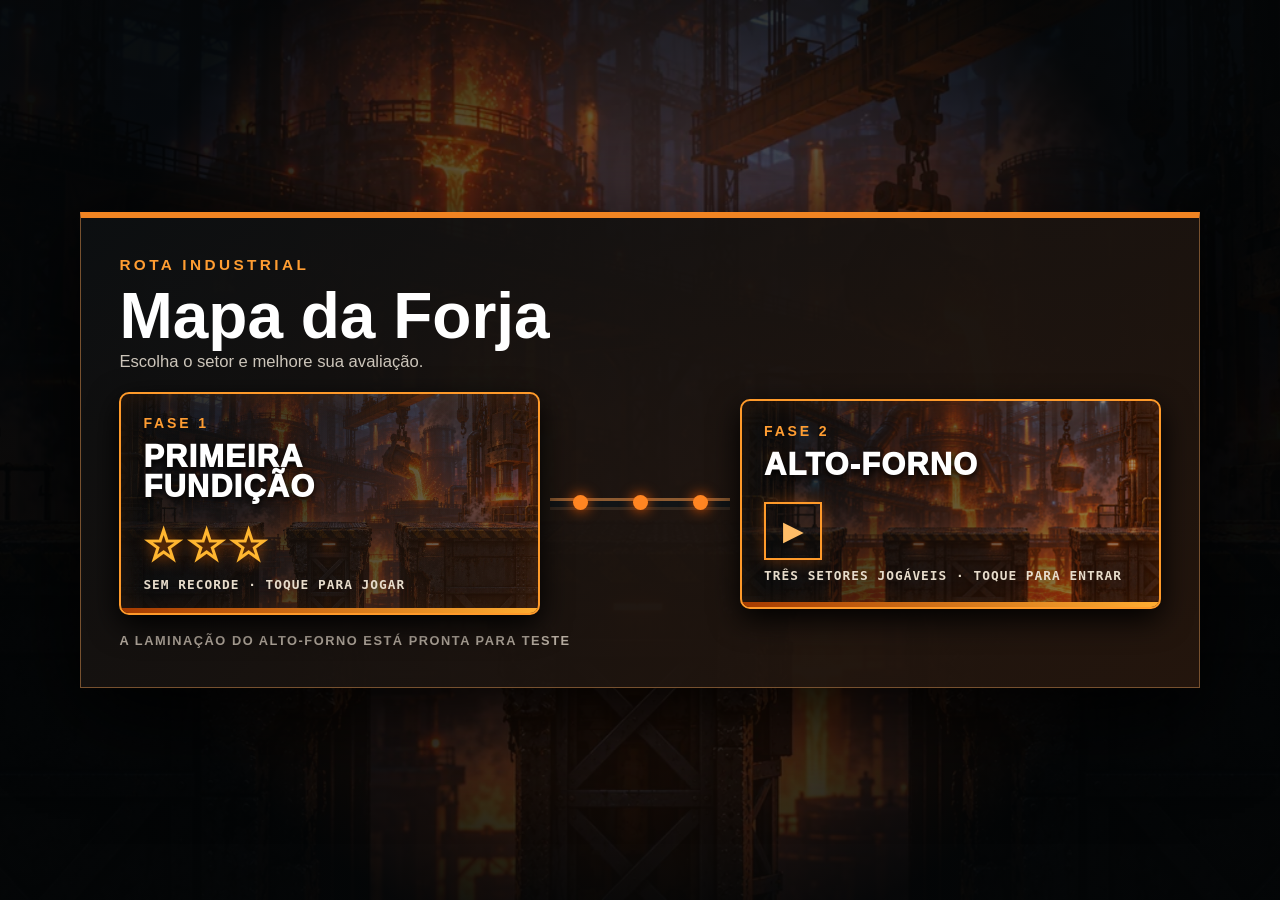
<file: app/src/main/assets/index.html>
<!doctype html>
<html lang="pt-BR">
<head>
  <meta charset="utf-8">
  <meta name="viewport" content="width=device-width,initial-scale=1,maximum-scale=1,user-scalable=no,viewport-fit=cover">
  <title>Forja de Aço</title>
  <link rel="stylesheet" href="style.css">
</head>
<body>
  <main id="game-shell">
    <canvas id="game" width="1672" height="941" aria-label="Forja de Aço"></canvas>

    <section id="loading">
      <div class="brand">FORJA DE AÇO</div>
      <div class="subtitle">PROTÓTIPO DE PLATAFORMA</div>
      <div class="bar"><span></span></div>
    </section>

    <section id="stage-map" class="hidden">
      <div class="map-panel">
        <div class="eyebrow">ROTA INDUSTRIAL</div>
        <h1>Mapa da Forja</h1>
        <p class="map-copy">Escolha o setor e melhore sua avaliação.</p>
        <div class="stage-route">
          <button id="phase-one" class="stage-card unlocked">
            <span class="stage-number">FASE 1</span>
            <strong>PRIMEIRA FUNDIÇÃO</strong>
            <span id="map-stars" class="map-stars">☆ ☆ ☆</span>
            <small id="map-record">SEM RECORDE</small>
          </button>
          <div class="route-line"><i></i><i></i><i></i></div>
          <button id="phase-two" class="stage-card locked" aria-label="Fase 2 bloqueada" disabled>
            <span class="stage-number">FASE 2</span>
            <strong>ALTO-FORNO</strong>
            <span class="lock-mark">◆</span>
            <small id="phase-two-status">CONCLUA A FASE 1</small>
          </button>
        </div>
        <div id="map-tip" class="map-tip">CONCLUA A PRIMEIRA FUNDIÇÃO PARA PREPARAR A PRÓXIMA ROTA</div>
      </div>
    </section>

    <section id="phase-two-preview" class="hidden">
      <div class="phase-preview-panel">
        <div class="preview-copy">
          <div class="eyebrow">ROTA AMPLIADA · FASE 2</div>
          <h1>Alto-forno</h1>
          <p>Três setores conectados, com passarelas elevadas, metal líquido, plataforma industrial 3D e confronto contra o Guardião Laminador.</p>
          <div class="preview-tags"><span>3 SETORES</span><span>PLATAFORMA 3D</span><span>NOVO GUARDIÃO</span></div>
          <div class="preview-note">ROTA COMPLETA JOGÁVEL</div>
          <div class="preview-actions">
            <button id="phase-two-start">JOGAR FASE</button>
            <button id="preview-back">VOLTAR AO MAPA</button>
          </div>
        </div>
      </div>
    </section>

    <section id="phase-two-complete" class="hidden">
      <div class="result-panel">
        <div class="eyebrow">FASE 2 · TESTE DE PRODUÇÃO</div>
        <h2>ROTA CONCLUÍDA</h2>
        <div id="phase-two-stats"></div>
        <p class="trial-note">Os três setores foram atravessados e o Guardião Laminador foi destruído.</p>
        <div class="result-actions">
          <button id="phase-two-replay">JOGAR NOVAMENTE</button>
          <button id="phase-two-map">VOLTAR AO MAPA</button>
        </div>
      </div>
    </section>

    <section id="intro" class="hidden">
      <div class="panel">
        <div class="eyebrow">FASE 1 · PRIMEIRA FUNDIÇÃO</div>
        <h1>Rota da Forja</h1>
        <p>Atravesse sete setores, colete engrenagens e derrote o Guardião da Forja para abrir o portão.</p>
        <div id="intro-record" class="intro-record">PRIMEIRA TENTATIVA</div>
        <button id="start">INICIAR FASE</button>
      </div>
    </section>

    <div id="hud" class="hidden">
      <div class="title">FORJA DE AÇO</div>
      <div id="status">SETOR 01 · PISO DE FUNDIÇÃO</div>
      <div id="scrap">SUCATA 0/5</div>
      <div id="score">PONTOS 0000</div>
      <div id="power" class="hidden"></div>
      <div id="fps">60 FPS</div>
      <button id="sound" aria-label="Ligar ou desligar som">♪</button>
      <button id="pause" aria-label="Pausar">Ⅱ</button>
    </div>

    <div id="boss-hud" class="hidden">
      <div class="boss-name">GUARDIÃO DA FORJA</div>
      <div class="boss-bar"><i id="boss-health"></i></div>
    </div>

    <div id="controls" class="hidden">
      <div class="move-pad">
        <button id="left" aria-label="Mover para esquerda">‹</button>
        <button id="right" aria-label="Mover para direita">›</button>
      </div>
      <div class="action-pad">
        <button id="attack" aria-label="Disparar rebite">⚡</button>
        <button id="jump" aria-label="Pular">⌃</button>
      </div>
    </div>

    <section id="message" class="hidden"><div></div></section>

    <section id="result" class="hidden">
      <div class="result-panel">
        <div class="eyebrow">GUARDIÃO DA FORJA DERROTADO</div>
        <h2>FASE 1 CONCLUÍDA</h2>
        <div id="result-stars" aria-label="Avaliação da fase">☆ ☆ ☆</div>
        <div id="result-stats"></div>
        <div id="result-objectives"></div>
        <div id="result-record"></div>
        <div class="result-actions">
          <button id="replay">JOGAR NOVAMENTE</button>
          <button id="back-map">VOLTAR AO MAPA</button>
        </div>
      </div>
    </section>
  </main>
  <script src="game.js"></script>
</body>
</html>
</file>
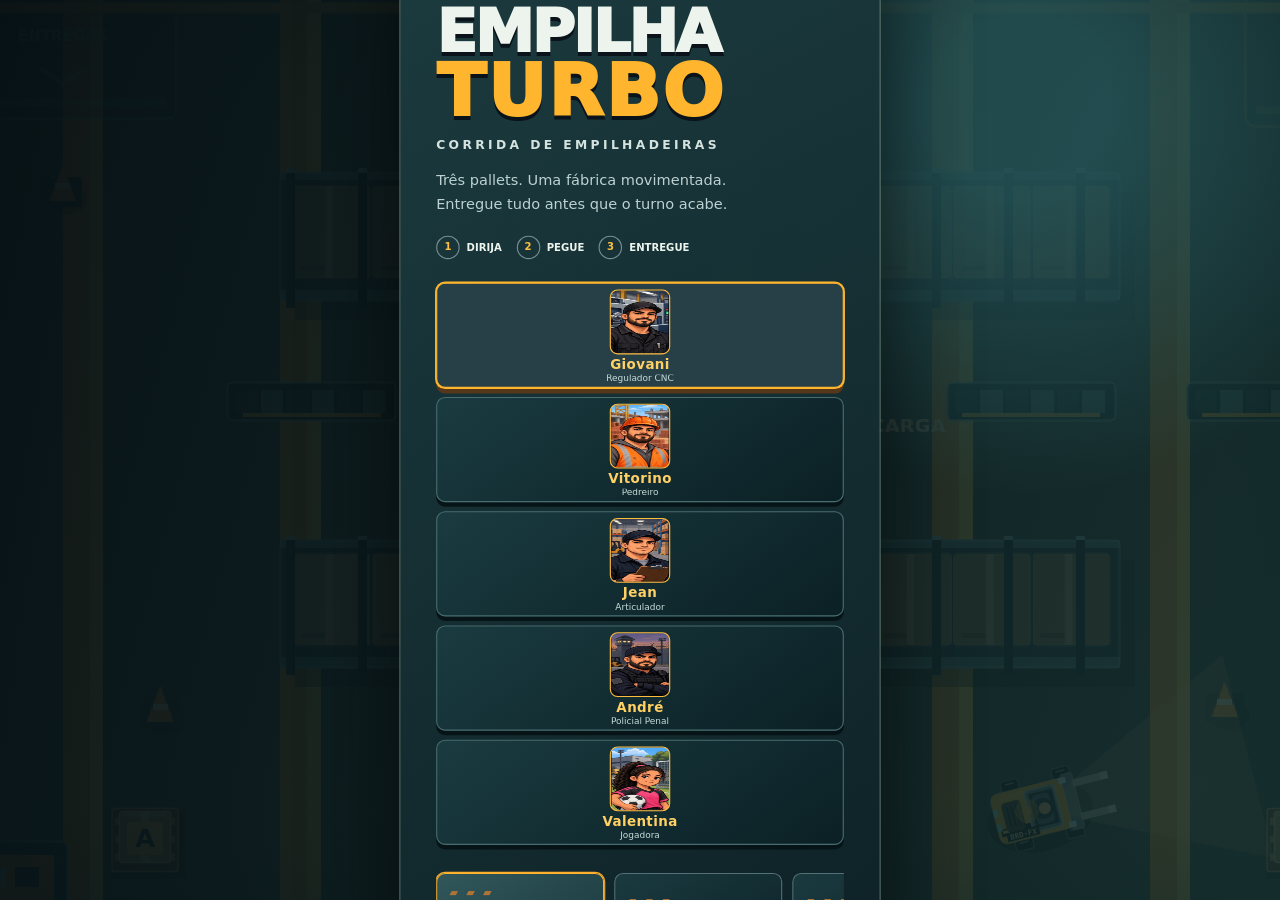
<file: empilha-turbo/app/src/main/assets/index.html>
<!doctype html>
<html lang="pt-BR">
<head><meta charset="utf-8"><meta name="viewport" content="width=device-width,initial-scale=1,maximum-scale=1,viewport-fit=cover">
<meta name="theme-color" content="#101b20"><title>Empilha Turbo — Corrida de Empilhadeiras</title>
<link rel="stylesheet" href="style.css"></head>
<body>
<canvas id="world" aria-label="Arena do ferro-velho vista de cima"></canvas>
<div id="vignette"></div>
<header id="hud" hidden>
 <div class="hud-item"><span>TEMPO</span><strong id="time">2:30</strong></div>
 <div class="hud-item"><span>ENTREGAS</span><strong id="deliveries">0 / 3</strong></div>
 <div class="hud-item cargo-hud"><span id="cargo-label">SEM CARGA</span><strong id="integrity">BUSQUE O PALLET</strong></div>
 <button id="pause" class="small-button" aria-label="Pausar partida">Ⅱ</button>
</header>
<aside id="pilot-hud" hidden><div id="driver-hud" class="portrait portrait-giovani"></div><b id="driver-hud-name">Giovani</b><div class="hud-upgrades"><span class="hud-engine">M <i id="hud-engine">0%</i></span><span class="hud-tires">P <i id="hud-tires">0%</i></span><span class="hud-forks">G <i id="hud-forks">0%</i></span></div></aside>
<div id="objective" hidden><i></i><span>Busque o pallet 1</span></div>
<div id="toast" role="status" aria-live="polite"></div>
<div id="controls" hidden>
 <div id="joystick" role="region" aria-label="Direcional por toque"><div class="stick-guide">＋</div><div id="knob"></div></div>
 <div class="right-controls">
  <button id="turbo" class="round-button turbo-button" aria-label="Segure para usar o turbo"><span>ϟ</span>TURBO<div class="energy-track"><i id="energy"></i></div></button>
  <button id="action" class="round-button action-button"><span>↥</span><b id="action-label">PEGAR</b></button>
 </div>
</div>
<section id="menu" class="overlay">
 <div class="menu-card">
  <div class="eyebrow">BEARDEDBR APRESENTA</div>
  <h1>EMPILHA<span>TURBO</span></h1>
  <p class="subtitle">CORRIDA DE EMPILHADEIRAS</p>
  <p class="intro">Três pallets. Uma fábrica movimentada.<br>Entregue tudo antes que o turno acabe.</p>
  <div class="instructions"><span><b>1</b> DIRIJA</span><span><b>2</b> PEGUE</span><span><b>3</b> ENTREGUE</span></div>
  <button id="start" class="primary">INICIAR TURNO <span>→</span></button>
  <div class="menu-row"><button id="workshop-button" class="secondary">OFICINA <span id="credits-menu">0 CR</span></button><button id="sound" class="secondary" aria-pressed="true">SOM LIGADO</button></div>
  <p id="best" class="best">Seu primeiro turno começa aqui.</p>
  <p class="hint">Toque: direcional + PEGAR + TURBO<br>Teclado: WASD / setas · E para pegar · Shift para turbo</p>
  <p class="credit">Desenvolvedor: Giovani Senem · Protótipo 0.1</p>
 </div>
</section>
<section id="paused" class="overlay" hidden><div class="dialog">
 <div class="eyebrow">MOTOR EM DESCANSO</div><h2>TURNO PAUSADO</h2>
 <p>A carga pode esperar um pouquinho.</p>
 <button id="resume" class="primary">CONTINUAR →</button>
 <button id="quit" class="secondary">VOLTAR AO INÍCIO</button>
</div></section>
<section id="result" class="overlay" hidden><div class="dialog">
 <div class="eyebrow" id="result-eyebrow">FIM DO TURNO</div><h2 id="result-title">TURNO CONCLUÍDO!</h2>
 <p id="result-joke"></p>
 <div class="result-grid"><div><span>PONTUAÇÃO</span><strong id="result-score">0</strong></div><div><span>CRÉDITOS</span><strong id="result-credits">0</strong></div><div class="stars-result"><span>ESTRELAS</span><strong id="result-stars">☆☆☆</strong></div></div>
 <p id="result-detail"></p><button id="again" class="primary">MAIS UM TURNO →</button>
 <button id="result-menu" class="secondary">INÍCIO E OFICINA</button>
</div></section>
<section id="workshop" class="overlay" hidden><div class="workshop-card">
 <div class="eyebrow">INVISTA NO SEU EQUIPAMENTO</div><h2>OFICINA DO TURBO</h2><p id="bank"></p>
 <div id="upgrade-list"></div><button id="close-workshop" class="primary">VOLTAR AO INÍCIO →</button>
 <p class="hint">Melhorias e recordes ficam salvos neste aparelho.</p>
</div></section>
<script src="drivers.js"></script><script src="phases.js"></script><script src="core.js"></script><script src="game.js"></script>
</body></html>
</file>
<file: app/src/main/assets/style.css>
:root { color-scheme: dark; }
* { box-sizing: border-box; -webkit-tap-highlight-color: transparent; user-select: none; }
html, body { width: 100%; height: 100%; margin: 0; overflow: hidden; background: #050607; font-family: Arial, Helvetica, sans-serif; }
body { touch-action: none; }
#game-shell { position: fixed; inset: 0; overflow: hidden; background: #050607; }
#game { position: absolute; width: 100%; height: 100%; object-fit: fill; }
.hidden { display: none !important; }
#loading, #stage-map, #phase-two-preview, #phase-two-complete, #intro, #message, #result { position: absolute; inset: 0; display: grid; place-items: center; z-index: 20; }
#loading { background: radial-gradient(circle at 50% 60%, #622100 0, #160d08 32%, #040506 72%); }
.brand { color: #ffb13b; font-size: clamp(28px, 7vw, 92px); font-weight: 950; letter-spacing: .08em; text-shadow: 0 0 24px #ff6a00; }
.subtitle { color: #f4e7d2; margin-top: 10px; font-size: clamp(10px, 1.6vw, 24px); letter-spacing: .35em; text-align: center; }
.bar { width: min(56vw, 620px); height: 8px; border: 1px solid #81512b; margin-top: 28px; background: #0c0d0e; overflow: hidden; }
.bar span { display: block; height: 100%; width: 0; background: linear-gradient(90deg,#b93100,#ffbe3c); animation: load 1.25s ease forwards; box-shadow: 0 0 16px #ff7b00; }
@keyframes load { to { width: 100%; } }
#intro { background: linear-gradient(90deg, rgba(0,0,0,.86), rgba(0,0,0,.18) 68%); place-items: center start; padding-left: 7vw; }
#stage-map { background:radial-gradient(circle at 50% 45%,rgba(113,47,9,.42),rgba(3,5,6,.96) 68%),url('art/forge_stage.webp') center/cover; }
.map-panel { width:min(1120px,90vw); padding:clamp(20px,3vw,42px); border:1px solid #77512f; border-top:6px solid #f08422; background:linear-gradient(145deg,rgba(12,15,17,.97),rgba(37,22,13,.95)); box-shadow:0 22px 90px #000; }
.map-panel h1 { margin:.18em 0 .08em; font-size:clamp(34px,5vw,70px); }
.map-copy { margin:0 0 20px; color:#ccc5ba; font-size:clamp(11px,1.3vw,18px); }
.stage-route { display:grid; grid-template-columns:1fr minmax(80px,180px) 1fr; align-items:center; gap:10px; }
.stage-card { min-height:210px; padding:22px; border:2px solid #565d60; border-radius:10px; color:#fff; text-align:left; position:relative; overflow:hidden; }
button.stage-card { font:inherit; }
.stage-card.unlocked { cursor:pointer; border-color:#ff9a2a; background:linear-gradient(90deg,rgba(9,11,12,.9),rgba(52,27,12,.64)),url('art/forge_stage.webp') center/cover; box-shadow:inset 0 0 28px rgba(255,112,14,.14),0 10px 30px #000; }
.stage-card.unlocked:active { transform:scale(.985); }
.stage-card.locked { filter:saturate(.3); background:linear-gradient(135deg,rgba(36,41,43,.9),rgba(11,13,14,.94)),url('art/blast_furnace_preview.webp') center/cover; opacity:.78; }
.stage-card.unlocked#phase-two { background:linear-gradient(90deg,rgba(9,11,12,.88),rgba(72,28,5,.5)),url('art/blast_furnace_preview.webp') center/cover; }
.stage-card::after { content:''; position:absolute; inset:auto 0 0; height:5px; background:linear-gradient(90deg,#a63b00,#ffad32); }
.stage-number { display:block; color:#ff9d32; font:900 clamp(10px,1.1vw,15px)/1 Arial,sans-serif; letter-spacing:.2em; margin-bottom:12px; }
.stage-card strong { display:block; max-width:85%; font:950 clamp(20px,2.4vw,34px)/1 Arial,sans-serif; letter-spacing:.04em; text-shadow:0 3px 7px #000; }
.map-stars { display:block; margin-top:22px; color:#ffb630; font:950 clamp(26px,3.4vw,46px)/1 Arial,sans-serif; letter-spacing:.08em; text-shadow:0 0 14px #b85000; }
.stage-card small { display:block; margin-top:10px; color:#e7dccb; font:900 clamp(9px,1vw,14px)/1 monospace; letter-spacing:.08em; }
.lock-mark { display:grid; place-items:center; width:58px; height:58px; margin-top:21px; border:2px solid #737a7c; transform:rotate(45deg); color:#aeb4b5; font-size:27px; }
.lock-mark::first-letter { transform:rotate(-45deg); }
.lock-mark.ready { transform:none; border-color:#ff9a2a; color:#ffbd67; box-shadow:0 0 15px rgba(255,112,12,.35); }
.route-line { display:flex; align-items:center; justify-content:space-around; height:12px; border-top:3px solid #8d5b31; border-bottom:3px solid #32271e; background:#111416; }
.route-line i { width:15px; height:15px; margin-top:-3px; border-radius:50%; background:#ff8522; box-shadow:0 0 14px #ff5e00; }
.map-tip { margin-top:18px; color:#b6aca0; font:800 clamp(9px,1vw,13px)/1.2 Arial,sans-serif; letter-spacing:.12em; }
#phase-two-preview { background:#030405; }
.phase-preview-panel { position:absolute; inset:0; background:linear-gradient(90deg,rgba(2,4,5,.94) 0%,rgba(7,8,9,.7) 42%,rgba(0,0,0,.05) 73%),url('art/blast_furnace_preview.webp') center/cover; display:flex; align-items:center; padding-left:6vw; }
.preview-copy { width:min(520px,42vw); padding:clamp(20px,3vw,40px); border-left:5px solid #ff8122; background:linear-gradient(135deg,rgba(10,12,14,.94),rgba(45,22,9,.85)); box-shadow:0 18px 70px #000; }
.preview-copy h1 { margin:.2em 0; font-size:clamp(34px,5vw,68px); }
.preview-copy p { color:#ddd4c7; font-size:clamp(12px,1.45vw,19px); line-height:1.45; }
.preview-tags { display:flex; flex-wrap:wrap; gap:7px; margin-top:15px; }
.preview-tags span { padding:7px 9px; border:1px solid #a75b20; color:#ffc57b; background:rgba(80,32,5,.55); font:900 clamp(8px,.9vw,12px)/1 Arial,sans-serif; letter-spacing:.08em; }
.preview-note { margin-top:16px; color:#aeb6b9; font:800 clamp(9px,1vw,13px)/1.3 monospace; }
.preview-actions { display:flex; gap:9px; margin-top:18px; }
#phase-two-start,#preview-back { min-height:48px; padding:0 20px; color:#fff; font-weight:950; letter-spacing:.07em; }
#phase-two-start { border:1px solid #ffbd6b; background:linear-gradient(#ff982e,#bd4300); }
#preview-back { border:1px solid #747a7c; background:linear-gradient(#353b3e,#15191b); }
#phase-two-complete { background:radial-gradient(circle at 50% 44%,rgba(122,43,3,.7),rgba(0,0,0,.93) 65%); }
.trial-note { color:#d0c5b7; font-size:clamp(11px,1.25vw,17px); }
#phase-two-stats { color:#ffd28b; font:900 clamp(15px,2vw,26px)/1.65 monospace; white-space:pre-line; }
#phase-two-replay,#phase-two-map { margin-top:12px; min-height:48px; padding:0 22px; color:#fff; font-weight:950; letter-spacing:.07em; }
#phase-two-replay { border:1px solid #ffc36a; background:linear-gradient(#ff9b2f,#c84c00); }
#phase-two-map { border:1px solid #747a7c; background:linear-gradient(#343a3d,#15191b); }
.panel { width: min(500px, 46vw); padding: clamp(18px, 3vw, 38px); border-left: 5px solid #f58220; background: linear-gradient(135deg, rgba(12,15,18,.96), rgba(30,20,14,.86)); box-shadow: 0 18px 80px #000; }
.eyebrow { color: #ff9d32; letter-spacing: .22em; font-weight: 800; font-size: clamp(9px, 1.2vw, 16px); }
h1 { margin: .24em 0; font-size: clamp(30px, 5vw, 66px); line-height: .95; }
.panel p { color: #d8d3ca; line-height: 1.45; font-size: clamp(12px, 1.55vw, 20px); }
.intro-record { color:#ffd08a; font:900 clamp(10px,1.1vw,14px)/1.35 monospace; letter-spacing:.08em; margin-top:14px; }
.panel button { margin-top: 12px; min-height: 52px; padding: 0 28px; border: 1px solid #ffc36a; background: linear-gradient(#ff9b2f,#c84c00); color: white; font-weight: 900; letter-spacing: .08em; box-shadow: 0 8px 24px #000; }
#hud { position: absolute; inset: max(10px, env(safe-area-inset-top)) 16px auto; height: 48px; z-index: 10; display: flex; align-items: center; gap: 15px; pointer-events: none; text-shadow: 0 2px 6px #000; }
#hud .title { color: #ff9a27; font-weight: 950; font-size: clamp(15px, 2.1vw, 29px); letter-spacing: .06em; }
#status { color: #e6e0d7; font-size: clamp(9px, 1.1vw, 15px); letter-spacing: .11em; }
#scrap { flex: 0 0 auto; color: #fff2cf; font: 950 clamp(10px, 1.2vw, 16px)/1 Arial,sans-serif; letter-spacing: .08em; padding: 9px 12px; border: 1px solid #ff9a27; border-radius: 6px; background: linear-gradient(180deg,rgba(120,50,4,.88),rgba(25,17,11,.88)); box-shadow: inset 0 0 12px rgba(255,133,25,.18),0 3px 12px #000; }
#score { flex: 0 0 auto; color: #ffe195; font: 900 clamp(9px, 1vw, 14px)/1 monospace; letter-spacing: .06em; }
#power { flex: 0 0 auto; color: #d7f8ff; font: 950 clamp(9px,1vw,14px)/1 Arial,sans-serif; padding: 8px 10px; border: 1px solid #55d9ff; border-radius: 6px; background: rgba(7,55,72,.8); box-shadow: inset 0 0 12px rgba(68,205,255,.18),0 3px 12px #000; }
#fps { color: #ffb24c; font: 800 clamp(8px, .9vw, 12px)/1 monospace; padding: 6px 8px; border: 1px solid rgba(255,154,39,.38); background: rgba(0,0,0,.35); }
#sound, #pause { pointer-events: auto; width: 48px; height: 44px; border-radius: 8px; border: 1px solid #8b8c8d; background: rgba(10,12,14,.63); color: white; font-weight: 900; font-size: 21px; }
#sound { margin-left: auto; color: #ffb24c; }
#boss-hud { position:absolute; z-index:11; left:50%; top:max(68px,calc(env(safe-area-inset-top) + 58px)); transform:translateX(-50%); width:min(500px,54vw); text-align:center; pointer-events:none; filter:drop-shadow(0 5px 10px #000); }
.boss-name { color:#ffd7a0; font:950 clamp(10px,1.25vw,17px)/1 Arial,sans-serif; letter-spacing:.17em; margin-bottom:7px; text-shadow:0 2px 5px #000; }
.boss-bar { height:16px; padding:3px; border:1px solid #c8a47b; border-radius:3px; background:rgba(9,10,11,.92); box-shadow:inset 0 0 8px #000,0 0 16px rgba(255,88,10,.25); overflow:hidden; }
.boss-bar i { display:block; width:100%; height:100%; border-radius:1px; background:linear-gradient(90deg,#a61f00,#ff5d0b 55%,#ffd056); box-shadow:0 0 13px #ff5a00; transition:width .18s ease; }
#controls { position: absolute; inset: auto max(18px, env(safe-area-inset-right)) max(18px, env(safe-area-inset-bottom)) max(18px, env(safe-area-inset-left)); z-index: 12; display: flex; align-items: end; justify-content: space-between; pointer-events: none; }
.move-pad { display: flex; gap: 16px; }
.action-pad { display: flex; align-items: end; gap: 14px; }
#controls button { pointer-events: auto; border: 2px solid rgba(255,255,255,.5); background: rgba(8,11,14,.48); color: rgba(255,255,255,.9); box-shadow: inset 0 0 18px rgba(255,255,255,.08), 0 6px 20px #000; backdrop-filter: blur(2px); }
#left, #right { width: clamp(76px, 9vw, 128px); height: clamp(76px, 9vw, 128px); border-radius: 50%; font-size: clamp(52px, 6vw, 82px); line-height: .7; padding-bottom: 10px; }
#jump { width: clamp(84px, 10vw, 140px); height: clamp(84px, 10vw, 140px); border-radius: 50%; font-size: clamp(48px, 6vw, 82px); padding-bottom: 15px; border-color: rgba(255,159,48,.8) !important; box-shadow: inset 0 0 22px rgba(255,126,0,.18), 0 6px 24px #000 !important; }
#attack { width: clamp(68px,8vw,108px); height: clamp(68px,8vw,108px); border-radius: 50%; font-size: clamp(30px,4vw,54px); border-color: rgba(104,205,255,.85) !important; color: #c9f3ff !important; box-shadow: inset 0 0 22px rgba(55,174,255,.2),0 6px 24px #000 !important; }
#controls button.pressed { transform: scale(.91); background: rgba(245,117,20,.55); }
#message { background: rgba(0,0,0,.22); pointer-events: none; }
#message div { padding: 14px 26px; color: white; background: rgba(8,10,12,.88); border-bottom: 3px solid #f57c19; font-weight: 900; font-size: clamp(16px, 3vw, 42px); letter-spacing: .08em; box-shadow: 0 12px 35px #000; }
#result { background: radial-gradient(circle at 50% 45%,rgba(101,39,5,.72),rgba(0,0,0,.9) 62%); }
.result-panel { width: min(620px,78vw); padding: clamp(22px,4vw,48px); text-align: center; border: 1px solid #ff9a27; border-top: 7px solid #ff9a27; background: linear-gradient(145deg,rgba(18,22,25,.98),rgba(45,24,12,.97)); box-shadow: 0 20px 90px #000, inset 0 0 35px rgba(255,112,18,.1); }
.result-panel h2 { margin: .25em 0 .45em; color: #fff; font-size: clamp(28px,5vw,62px); }
#result-stars { color:#ffb32f; font:950 clamp(38px,6vw,76px)/1 Arial,sans-serif; letter-spacing:.09em; text-shadow:0 0 18px rgba(255,128,15,.65),0 4px 0 #713100; margin:.04em 0 .14em; }
#result-stats { color: #ffd28b; font: 900 clamp(15px,2vw,26px)/1.7 monospace; white-space: pre-line; }
#result-objectives { display:grid; grid-template-columns:repeat(3,1fr); gap:7px; margin:12px auto 0; color:#d8dde0; font:800 clamp(9px,1vw,13px)/1.25 Arial,sans-serif; }
#result-objectives span { padding:8px 5px; border:1px solid #565d60; background:rgba(7,9,10,.54); }
#result-objectives .done { color:#b8ffc8; border-color:#4fad68; background:rgba(18,79,35,.34); }
#result-record { color:#fff0c4; font:950 clamp(10px,1.15vw,15px)/1.3 monospace; margin-top:12px; letter-spacing:.06em; }
#replay { margin-top: 18px; min-height: 50px; padding: 0 28px; border: 1px solid #ffc36a; background: linear-gradient(#ff9b2f,#c84c00); color: #fff; font-weight: 950; letter-spacing: .08em; }
.result-actions { display:flex; justify-content:center; gap:10px; }
#back-map { margin-top:18px; min-height:50px; padding:0 24px; border:1px solid #747a7c; background:linear-gradient(#343a3d,#15191b); color:#fff; font-weight:900; letter-spacing:.08em; }
@media (max-height: 430px) { #hud { gap: 9px; } #status { max-width: 24vw; overflow: hidden; white-space: nowrap; } #fps { display:none; } #boss-hud { top:56px; width:42vw; } .map-panel { padding:16px 28px; } .map-panel h1 { font-size:34px; } .map-copy { margin-bottom:8px; } .stage-card { min-height:145px; padding:14px; } .map-stars { margin-top:10px; font-size:28px; } .stage-card small { margin-top:6px; } .lock-mark { width:38px; height:38px; margin-top:10px; } .map-tip { margin-top:8px; } .preview-copy { padding:18px 25px; } .preview-copy h1 { font-size:36px; margin:.08em 0; } .preview-copy p { margin:7px 0; } .preview-tags { margin-top:8px; } .preview-note { margin-top:8px; } #preview-back { margin-top:8px; min-height:40px; } .result-panel { padding:16px 28px; } .result-panel h2 { font-size:30px; margin:.12em 0; } #result-stars { font-size:38px; } #result-stats { font-size:12px; line-height:1.35; } #result-objectives { margin-top:7px; } #result-record { margin-top:7px; } #replay,#back-map { margin-top:9px; min-height:40px; } #left,#right { width: 72px; height: 72px; } #jump { width: 82px; height: 82px; } #attack { width: 66px; height: 66px; } }
</file>
<file: empilha-turbo/app/src/main/assets/style.css>
*{box-sizing:border-box;-webkit-tap-highlight-color:transparent}html,body{margin:0;width:100%;height:100%;overflow:hidden;background:#101b20;color:#ecf4ed;font-family:system-ui,-apple-system,"Segoe UI",sans-serif;touch-action:none;user-select:none}button{font:inherit;cursor:pointer;touch-action:none}button:focus-visible{outline:3px solid #79e8e0;outline-offset:3px}[hidden]{display:none!important}#world{position:fixed;inset:0;width:100%;height:100%}#vignette{position:fixed;inset:0;pointer-events:none;box-shadow:inset 0 0 110px #05101477}.overlay{position:fixed;inset:0;display:flex;align-items:center;justify-content:center;background:linear-gradient(90deg,#071014ec,#102126ba);padding:20px;overflow:auto;touch-action:pan-y}.menu-card{width:min(430px,100%);text-align:left;padding:25px 32px 17px;border:1px solid #58636a;border-top:5px solid #ffb52e;background:linear-gradient(145deg,#243640f5,#101f26f5);box-shadow:0 20px 80px #0009;border-radius:10px;position:relative}.menu-card:before{content:"";position:absolute;right:18px;top:18px;width:9px;height:9px;border-radius:50%;background:#76e3c4;box-shadow:0 0 12px #67e3d1}.eyebrow{font-weight:750;letter-spacing:2.5px;color:#9eb6bd;font-size:10px;margin-bottom:10px}h1{font-size:53px;line-height:.91;letter-spacing:-2px;margin:0;font-weight:950;text-shadow:0 4px 0 #091319}h1 span{display:block;color:#ffb52e;letter-spacing:2px;font-size:64px}.subtitle{font-size:11px;letter-spacing:3px;font-weight:750;margin:13px 0 0;color:#d4e3df}.intro{color:#bdd1d1;font-size:13px;line-height:1.55;margin:15px 0}.instructions{display:flex;gap:13px;font-size:9px;font-weight:800;margin:18px 0}.instructions b{display:inline-grid;place-items:center;width:21px;height:21px;border:1px solid #778f92;color:#ffbd40;border-radius:50%;margin-right:3px}.primary,.secondary{width:100%;border-radius:7px;font-weight:850;min-height:44px;transition:transform .1s,filter .15s}.primary{background:linear-gradient(#ffc751,#f99e1e);color:#261900;border:1px solid #ffd877;box-shadow:0 4px 0 #7b4b11;font-size:14px;letter-spacing:.7px;padding:12px 17px}.primary span{float:right}.primary:active,.secondary:active{transform:translateY(2px)}.secondary{background:#23353e;color:#dce9e8;border:1px solid #526872;padding:10px 12px;font-size:11px}.secondary:hover{filter:brightness(1.2)}.menu-row{display:flex;gap:10px;margin-top:14px}.menu-row button:first-child{flex:1.2}.menu-row button:last-child{flex:1}.menu-row span{color:#ffc043;display:block;font-size:10px;margin-top:3px}.best{font-size:11px;color:#95ded6;margin:14px 0 0}.hint{font-size:10px;line-height:1.6;color:#8fa9b0;margin:11px 0 0}.credit{font-size:9px;color:#759097;margin:11px 0 0}.dialog,.workshop-card{width:min(420px,100%);padding:26px;border:1px solid #5d737c;border-top:5px solid #ffb52e;background:#152932;border-radius:10px;box-shadow:0 20px 70px #0008}.dialog h2,.workshop-card h2{font-size:25px;line-height:1.08;margin:10px 0 15px;color:#ffd36b}.dialog p,.workshop-card p{font-size:13px;line-height:1.5;color:#c2d5d6}.dialog>.secondary{margin-top:14px}.result-grid{display:flex;gap:12px;margin:20px 0}.result-grid>div{background:#203b45;border-radius:6px;padding:12px;flex:1}.result-grid span{display:block;font-size:10px;color:#96b5bf;letter-spacing:1px}.result-grid strong{font-size:28px;color:#ffcf69}.upgrade{padding:13px 0;border-top:1px solid #3d535c;display:flex;align-items:center;gap:10px}.upgrade>div{flex:1}.upgrade b{display:block;color:#efede1;font-size:13px}.upgrade small{font-size:11px;color:#a9c1c7;display:block;margin-top:4px}.upgrade button{border:1px solid #987339;background:#513f24;border-radius:6px;color:#ffd177;min-width:88px;padding:12px 8px;font-weight:800}.upgrade button:disabled{opacity:.45;cursor:default}.workshop-card>.primary{margin-top:15px}#hud{position:fixed;top:max(12px,env(safe-area-inset-top));left:max(14px,env(safe-area-inset-left));right:max(14px,env(safe-area-inset-right));display:flex;gap:10px;align-items:flex-start;pointer-events:none}.hud-item{padding:8px 13px;min-width:87px;border:1px solid #70878366;border-top:2px solid #ffc04f;background:#10262bea;box-shadow:0 5px 20px #0004;border-radius:5px}.hud-item span{display:block;color:#9dbcbf;font-size:8px;font-weight:800;letter-spacing:1.8px}.hud-item strong{display:block;font-size:23px;line-height:1.2;color:#fff1c9;font-variant-numeric:tabular-nums}.cargo-hud{flex:1;max-width:220px}.cargo-hud strong{font-size:13px;line-height:2}.hud-item.danger strong{color:#ff7b66}.small-button{pointer-events:auto;margin-left:auto;min-width:45px;height:43px;border-radius:6px;border:1px solid #80968b77;background:#143039df;color:#ffe1a0;font-weight:900;font-size:21px}#objective{position:fixed;top:83px;left:max(14px,env(safe-area-inset-left));border:1px solid #f6b53377;background:#132831e8;padding:8px 12px;border-radius:5px;font-size:11px;font-weight:750;pointer-events:none}#objective i{display:inline-block;background:#ffce62;width:6px;height:6px;border-radius:50%;margin-right:8px;box-shadow:0 0 8px #ffb52e}#toast{position:fixed;top:25%;left:50%;max-width:80%;transform:translate(-50%,-8px);color:#172319;background:#f9d174;padding:10px 17px;border:1px solid #fff1b7;border-radius:6px;font-size:12px;font-weight:850;text-align:center;opacity:0;transition:opacity .2s,transform .2s;pointer-events:none;z-index:8}#toast.show{opacity:1;transform:translate(-50%,0)}#controls{position:fixed;inset:0;pointer-events:none}#joystick{pointer-events:auto;position:absolute;bottom:max(17px,env(safe-area-inset-bottom));left:max(22px,env(safe-area-inset-left));width:118px;height:118px;border-radius:50%;border:2px solid #ccd8ca55;background:radial-gradient(#18414b77,#0c232ab0);box-shadow:inset 0 0 20px #06171c99,0 5px 20px #0005;touch-action:none}.stick-guide{position:absolute;inset:0;display:grid;place-items:center;font-size:85px;line-height:1;font-weight:200;color:#9bc5c92c}#knob{position:absolute;left:35px;top:35px;width:44px;height:44px;border-radius:50%;background:radial-gradient(circle at 35% 25%,#a9bcc0,#536d76 60%,#253e49);border:2px solid #b7c3b688;box-shadow:0 4px 8px #0009;pointer-events:none}.right-controls{position:absolute;bottom:max(20px,env(safe-area-inset-bottom));right:max(23px,env(safe-area-inset-right));display:flex;align-items:flex-end;gap:18px;pointer-events:none}.round-button{pointer-events:auto;border-radius:50%;border:2px solid #9cb9bc66;box-shadow:0 5px 17px #0007, inset 0 0 20px #ffffff0a;font-size:10px;font-weight:850;color:#e8eecc;display:flex;flex-direction:column;align-items:center;justify-content:center;touch-action:none}.round-button span{font-size:27px;line-height:1.1;margin-bottom:3px}.turbo-button{width:77px;height:77px;margin-bottom:3px;background:radial-gradient(#275260ee,#102b35ee)}.turbo-button.held{border-color:#80fbf1;box-shadow:0 0 25px #4be8e566}.action-button{width:97px;height:97px;background:radial-gradient(#6f5729ed,#322711ef);color:#ffd875;border-color:#bb934a99}.action-button.ready{border-color:#fff0aa;box-shadow:0 0 22px #f9be4988}.energy-track{width:39px;height:4px;background:#09191f;border-radius:3px;margin-top:5px;overflow:hidden}.energy-track i{display:block;height:100%;background:#67f0de;width:100%}@media(min-width:1000px) and (min-height:600px){.menu-card{margin-right:40%;transform:scale(1.12)}#joystick{width:130px;height:130px}#knob{left:41px;top:41px}.right-controls{right:35px;bottom:30px}}@media(max-height:510px) and (min-width:600px){.overlay{padding:10px}.menu-card{width:510px;padding:15px 24px;display:grid;grid-template-columns:1fr 1fr;column-gap:25px;align-items:start}.eyebrow{margin-bottom:7px}h1{font-size:42px}h1 span{font-size:50px}.menu-card>.eyebrow,.menu-card>h1,.menu-card>.subtitle,.menu-card>.intro,.menu-card>.instructions{grid-column:1}.menu-card>.eyebrow{grid-row:1}.menu-card>h1{grid-row:2 / span 2}.menu-card>.subtitle{grid-row:4;letter-spacing:1.5px;font-size:9px;margin:7px 0}.menu-card>.intro{grid-row:5;font-size:11px;margin:4px 0}.menu-card>.instructions{grid-row:6;font-size:7px;gap:5px;margin:8px 0}.instructions b{width:17px;height:17px}.menu-card>#start{grid-column:2;grid-row:2;margin-top:7px;font-size:12px}.menu-card>.menu-row{grid-column:2;grid-row:3;gap:6px;margin-top:13px}.menu-card>.best{grid-column:2;grid-row:4;margin-top:9px}.menu-card>.hint{grid-column:2;grid-row:5;font-size:9px}.menu-card>.credit{grid-column:1 / span 2;grid-row:7;text-align:center;margin-top:5px}.menu-row .secondary{padding:8px 5px;font-size:9px;min-height:42px}.dialog{padding:19px}.dialog h2{font-size:22px;margin:8px 0}.dialog p{margin:9px 0;font-size:12px}.result-grid{margin:12px 0}.result-grid>div{padding:8px}.result-grid strong{font-size:23px}.workshop-card{padding:15px 23px;width:550px}.workshop-card h2{font-size:20px;margin:5px 0}.workshop-card p{margin:5px 0}.upgrade{padding:8px 0}.workshop-card>.primary{margin-top:8px}.workshop-card>.hint{display:none}}@media(max-width:430px){.hud-item{min-width:70px;padding:7px 9px}.hud-item strong{font-size:21px}.cargo-hud strong{font-size:10px}.hud-item span{font-size:7px;letter-spacing:1px}#hud{gap:5px;left:8px;right:8px}.small-button{min-width:34px;height:40px}#joystick{left:15px;width:108px;height:108px}#knob{left:30px;top:30px}.right-controls{right:15px;gap:10px}.action-button{width:82px;height:82px}.turbo-button{width:67px;height:67px}.menu-card{padding:21px 26px}h1{font-size:47px}h1 span{font-size:58px}}@media(prefers-reduced-motion:reduce){*{transition:none!important}}

#driver-pick{display:grid;grid-template-columns:1fr 1fr;gap:7px;margin:12px 0}.driver-card{padding:9px;border:1px solid #527176;border-radius:8px;background:#13262d;color:#dce9e7;text-align:left;font-family:inherit}.driver-card b{display:block;color:#ffbf4e;font-size:14px}.driver-card small{display:block;margin-top:3px;font-size:10px;line-height:1.2;color:#b7c9c5}.driver-card.chosen{border-color:#ffad2e;background:#274048;box-shadow:inset 0 0 0 1px #ffad2e}
#phase-pick{display:grid;grid-template-columns:1fr 1fr;gap:8px;margin:10px 0}.phase-card{padding:10px 6px;border:1px solid #537177;border-radius:8px;background:#14272c;color:#dbe8e5;font-family:inherit}.phase-card b{display:block;color:#ffd06b;font-size:12px}.phase-card small{display:block;font-size:10px;margin-top:4px}.phase-card.chosen{background:#29444b;border-color:#ffad2e;box-shadow:inset 0 0 0 1px #ffad2e}
#menu{overflow-y:auto;align-items:flex-start;padding:18px 10px}.menu-card{margin:auto;max-height:none}.driver-card{min-height:94px;position:relative;padding:10px 8px 9px 58px;background:linear-gradient(135deg,#172c32,#0d1e23)}.driver-card:before{content:"⚙";position:absolute;left:10px;top:25px;width:36px;height:36px;border:2px solid #f0a22a;border-radius:4px;text-align:center;padding-top:8px;color:#f4b337;background:#263b3d;font-size:20px}.driver-card em{display:block;color:#f4b337;font-size:10px;font-style:normal;margin-top:3px}.driver-card small{font-size:9px}.phase-card{min-height:58px}@media(max-height:620px){#menu{padding-top:8px}.menu-card{transform:none}.hint{display:none}}


/* V1.4 — cartões laterais e acabamento industrial */
#menu{background:radial-gradient(circle at 80% 12%,#295d61aa 0 7%,transparent 30%),linear-gradient(105deg,#061014f5,#112a2bd9)}
.menu-card{border-color:#6b8179;border-top-color:#ffbd40;background:linear-gradient(145deg,#1c3c40f7,#0b1c21f8);overflow:hidden}
.menu-card:after{content:"";position:absolute;inset:auto -35px 8px auto;width:150px;height:22px;background:repeating-linear-gradient(135deg,#d2942b 0 9px,#242f2d 9px 18px);opacity:.38;transform:skewX(-18deg);pointer-events:none}
#driver-pick,#phase-pick{display:flex;overflow-x:auto;overflow-y:hidden;grid-template-columns:none;scroll-snap-type:x mandatory;padding:3px 1px 11px;gap:9px;-webkit-overflow-scrolling:touch;scrollbar-color:#f0ab36 #183238}
.driver-card{flex:0 0 150px;scroll-snap-align:start;min-height:104px;border-color:#476d70;background:linear-gradient(145deg,#1a3b40,#0b2025);box-shadow:0 4px 0 #061417}.driver-card:before{background:linear-gradient(135deg,#314f50,#172d31);box-shadow:0 0 12px #eaa32a44}.driver-card.chosen{border-color:#ffb52e;box-shadow:0 0 0 1px #ffb52e,0 5px 0 #573719}
.phase-card{flex:0 0 150px;scroll-snap-align:start;min-height:72px;text-align:left;padding:11px;background:linear-gradient(145deg,#1a3a3f,#0c2025);box-shadow:0 4px 0 #061417}.phase-card:before{content:"▰  ▰  ▰";display:block;color:#ad7337;letter-spacing:2px;font-size:10px;margin-bottom:7px}.phase-card.chosen{border-color:#ffb52e;background:linear-gradient(145deg,#31575a,#17343a);box-shadow:0 0 0 1px #ffad2e,0 5px 0 #573719}
.primary{background:linear-gradient(#ffce5a,#e88019);box-shadow:0 5px 0 #6a3d0d}.secondary{background:#173238;border-color:#527c79}.eyebrow{color:#b5d8cf}.credit{color:#9db9b5}

/* Retratos dos personagens — rolagem lateral */
#driver-pick{display:flex!important;overflow-x:auto!important;grid-template-columns:none!important;scroll-snap-type:x mandatory;padding-bottom:13px}.driver-card{flex:0 0 190px!important;min-height:118px!important;padding:8px!important;display:flex;gap:9px;align-items:stretch;scroll-snap-align:start}.driver-card:before{display:none}.portrait{display:block;flex:0 0 68px;height:98px;border-radius:7px;background-image:url('characters.jpg');background-size:500% 100%;background-repeat:no-repeat;background-color:#1a2e34;border:1px solid #ffbd40}.portrait-giovani{background-position:0 0}.portrait-vitorino{background-position:25% 0}.portrait-jean{background-position:50% 0}.portrait-andre{background-position:75% 0}.portrait-valentina{background-position:100% 0}.driver-copy{display:block;text-align:left;padding-top:7px;min-width:0}.driver-copy b{display:block;color:#ffd064;font-size:15px}.driver-copy small{display:block;color:#c7dcda;font-size:10px;margin-top:5px}.driver-copy em{display:block;color:#ffb73c;font-size:10px;font-style:normal;margin-top:8px;line-height:1.25}

/* V1.7: personagem em lista vertical + artes pixel da oficina */
#driver-pick{display:grid!important;grid-template-columns:1fr!important;overflow-y:auto!important;overflow-x:hidden!important;max-height:42vh;scroll-snap-type:y mandatory;padding-right:5px}.driver-card{width:100%!important;flex:none!important;min-height:108px!important}.upgrade{position:relative;min-height:98px;padding-left:92px!important;background-image:url('upgrades.jpg');background-size:300% 100%;background-repeat:no-repeat;background-position:-9999px 0}.upgrade:before{content:"";position:absolute;left:10px;top:10px;width:74px;height:74px;border-radius:7px;background-image:inherit;background-size:300% 100%;background-repeat:no-repeat;border:1px solid #f3b63b}.upgrade-engine:before{background-position:0 0}.upgrade-tires:before{background-position:50% 0}.upgrade-forks:before{background-position:100% 0}.upgrade>div{padding-top:4px}.upgrade button{z-index:1}.workshop-card{background:linear-gradient(145deg,#17373b,#0a1b20)}

/* Correção do menu de personagens: lista inteira rolável, sem cortar cartões */
#menu{align-items:flex-start!important;overflow-y:auto!important}.menu-card{max-height:none!important}.menu-card #driver-pick{display:grid!important;grid-template-columns:1fr!important;max-height:none!important;overflow:visible!important;padding-right:0!important}.menu-card .driver-card{min-height:82px!important;height:82px!important}.menu-card .portrait{height:64px!important;flex-basis:48px!important}.menu-card .driver-copy{padding-top:2px!important}.menu-card .driver-copy em{margin-top:4px!important}@media(max-height:510px) and (min-width:600px){.menu-card{display:block!important;width:min(520px,100%)!important}.menu-card #driver-pick{max-height:none!important}.menu-card .driver-card{min-height:74px!important;height:74px!important}.menu-card .portrait{height:56px!important}.menu-card .hint{display:none!important}}

/* V1.10: toque confiável no seletor e HUD do piloto */
#driver-pick{display:flex!important;overflow-x:auto!important;overflow-y:hidden!important;gap:9px;max-height:none!important;touch-action:pan-x!important;overscroll-behavior:contain;padding:3px 2px 12px!important}.menu-card .driver-card{flex:0 0 176px!important;height:82px!important;min-height:82px!important;touch-action:manipulation!important;-webkit-tap-highlight-color:transparent}.menu-card .driver-card:active{transform:scale(.97);border-color:#ffd05b}#pilot-hud{position:fixed;left:max(10px,env(safe-area-inset-left));top:78px;z-index:8;width:92px;padding:7px;background:#0b2427e8;border:1px solid #719c98;border-radius:10px;box-shadow:0 3px 0 #061417;text-align:center;color:#ffe29a;font-size:11px;pointer-events:none}#pilot-hud .portrait{width:48px;height:48px;margin:0 auto 4px;background-size:500% 100%}.hud-upgrades{display:flex;gap:3px;margin-top:6px}.hud-upgrades span{width:28px;padding:3px 0;border-radius:4px;background:#173a3d;color:#ffd061;font-weight:800;font-size:9px}.hud-upgrades i{display:block;color:#d5eeea;font-style:normal;font-size:8px;margin-top:2px}@media(max-width:540px){#pilot-hud{top:62px;width:76px;padding:5px}#pilot-hud .portrait{width:40px;height:40px}.hud-upgrades span{width:22px;font-size:8px}}

/* V1.11: cinco pilotos fixos, sem arrastar */
#driver-pick{display:grid!important;grid-template-columns:repeat(5,minmax(0,1fr))!important;overflow:visible!important;gap:8px!important;touch-action:manipulation!important;padding:3px 0 10px!important}.menu-card .driver-card{width:100%!important;min-width:0!important;height:94px!important;min-height:94px!important;display:flex!important;flex-direction:column!important;align-items:center!important;justify-content:flex-start!important;gap:2px!important;padding:5px!important;border-radius:8px!important}.menu-card .portrait{width:44px!important;height:48px!important;min-height:48px!important;flex:0 0 48px!important;margin:0!important}.menu-card .driver-copy{width:100%!important;padding:0!important;text-align:center!important}.menu-card .driver-copy b{font-size:11px!important;letter-spacing:.35px!important;white-space:nowrap!important;overflow:hidden!important;text-overflow:ellipsis!important}.menu-card .driver-copy small{font-size:8px!important;line-height:1.1!important;margin-top:2px!important;white-space:nowrap!important;overflow:hidden!important;text-overflow:ellipsis!important}.menu-card .driver-copy em{display:none!important}.menu-card .driver-card:active{transform:scale(.96)!important}@media(max-width:650px){#driver-pick{grid-template-columns:repeat(3,minmax(0,1fr))!important;gap:6px!important}.menu-card .driver-card{height:80px!important;min-height:80px!important}.menu-card .portrait{width:36px!important;height:38px!important;min-height:38px!important;flex-basis:38px!important}.menu-card .driver-copy b{font-size:10px!important}.menu-card .driver-copy small{font-size:7px!important}}
\n/* V1.12: retratos maiores, marcas e estrelas */\n.menu-card .driver-card{height:104px!important;min-height:104px!important}.menu-card .portrait{width:54px!important;height:58px!important;min-height:58px!important;flex-basis:58px!important}.menu-card .driver-copy b{font-size:12px!important}.menu-card .driver-copy small{font-size:8px!important}.phase-stars{display:block;color:#ffd24c;font-style:normal;font-size:15px;letter-spacing:2px;margin-top:4px;text-shadow:0 1px 0 #51320c}.stars-result strong{color:#ffd14f!important;letter-spacing:3px;font-size:21px!important}@media(max-width:650px){.menu-card .driver-card{height:91px!important;min-height:91px!important}.menu-card .portrait{width:46px!important;height:48px!important;min-height:48px!important;flex-basis:48px!important}}\n
</file>
